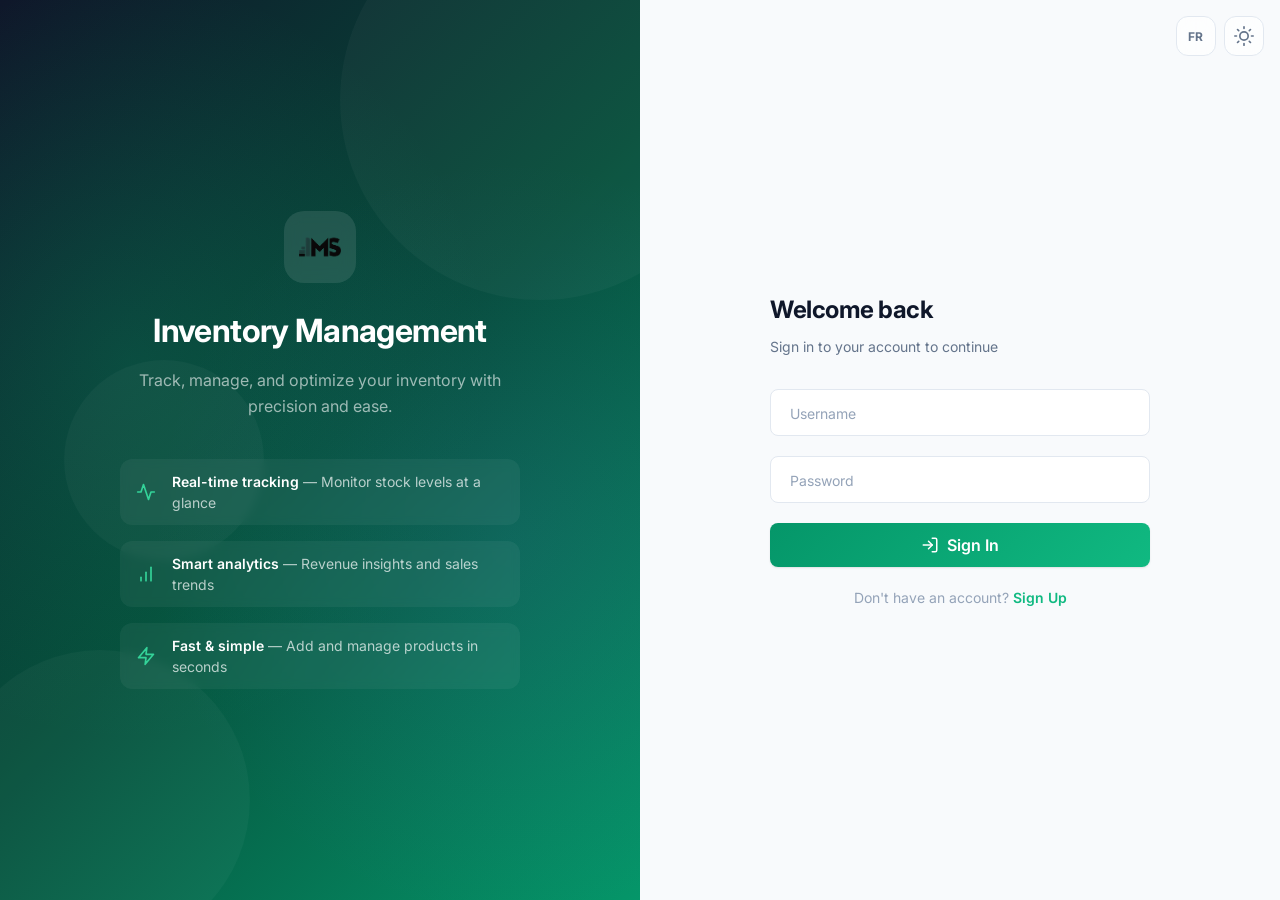
<file: frontend/login.html>
<!DOCTYPE html>
<html lang="en">
<head>
  <meta charset="UTF-8" />
  <meta name="viewport" content="width=device-width, initial-scale=1.0" />
  <title>IMS — Sign In</title>
  <link rel="stylesheet" href="css/style.css" />
  <style>
    .login-page { display: flex; min-height: 100vh; }
    .login-brand {
      flex: 1; display: flex; flex-direction: column; justify-content: center; align-items: center;
      padding: var(--space-10); position: relative; overflow: hidden;
      background: var(--gradient-hero);
    }
    .login-brand::before {
      content: ""; position: absolute; inset: 0;
      background:
        radial-gradient(ellipse at 20% 40%, rgba(16,185,129,0.15) 0%, transparent 50%),
        radial-gradient(ellipse at 80% 60%, rgba(99,102,241,0.1) 0%, transparent 50%);
    }
    .login-brand-bg { position: absolute; inset: 0; overflow: hidden; pointer-events: none; }
    .login-brand-bg span {
      position: absolute; border-radius: 50%;
      background: rgba(255,255,255,0.03);
      animation: float 20s ease-in-out infinite;
    }
    .login-brand-bg span:nth-child(1) { width: 400px; height: 400px; top: -100px; right: -100px; animation-delay: 0s; }
    .login-brand-bg span:nth-child(2) { width: 300px; height: 300px; bottom: -50px; left: -50px; animation-delay: -5s; }
    .login-brand-bg span:nth-child(3) { width: 200px; height: 200px; top: 40%; left: 10%; animation-delay: -10s; }
    .login-brand-content { position: relative; z-index: 1; text-align: center; max-width: 400px; }
    .login-brand-icon {
      width: 72px; height: 72px; border-radius: var(--radius-2xl);
      background: rgba(255,255,255,0.1); backdrop-filter: blur(8px);
      display: flex; align-items: center; justify-content: center;
      margin: 0 auto var(--space-6); color: var(--primary-300);
    }
    .login-brand-title { font-size: 2rem; font-weight: 700; color: white; letter-spacing: -0.02em; margin-bottom: var(--space-3); }
    .login-brand-subtitle { font-size: var(--text-base); color: rgba(255,255,255,0.6); line-height: 1.625; }
    .login-brand-features { display: flex; flex-direction: column; gap: var(--space-4); margin-top: var(--space-10); text-align: left; }
    .login-brand-feature {
      display: flex; align-items: center; gap: var(--space-4);
      padding: var(--space-3) var(--space-4);
      background: rgba(255,255,255,0.05); border-radius: var(--radius-lg);
      backdrop-filter: blur(4px);
    }
    .login-brand-feature .icon { width: 20px; height: 20px; color: var(--primary-400); flex-shrink: 0; }
    .login-brand-feature-text { font-size: var(--text-sm); color: rgba(255,255,255,0.7); }
    .login-brand-feature-text strong { color: white; font-weight: 600; }

    .login-form-side { flex: 1; display: flex; flex-direction: column; justify-content: center; align-items: center; padding: var(--space-10); background: var(--bg); }
    .login-form-container { width: 100%; max-width: 380px; animation: fadeUp 0.6s ease-out; }
    .login-form-header { margin-bottom: var(--space-8); }
    .login-form-header h1 { font-size: var(--text-2xl); font-weight: 700; color: var(--text-primary); letter-spacing: -0.02em; margin-bottom: var(--space-2); }
    .login-form-header p { font-size: var(--text-sm); color: var(--text-secondary); }

    .login-error {
      display: none; align-items: center; gap: var(--space-3);
      padding: var(--space-3) var(--space-4);
      background: var(--danger-bg); border: 1px solid rgba(239,68,68,0.15);
      border-radius: var(--radius-lg); color: var(--danger);
      font-size: var(--text-sm); font-weight: 500; margin-bottom: var(--space-6);
      animation: slideDown 0.2s ease-out;
    }
    .login-error.show { display: flex; }
    .login-error .icon { width: 18px; height: 18px; flex-shrink: 0; }

    .float-input { position: relative; margin-bottom: var(--space-5); }
    .float-input input {
      width: 100%; padding: var(--space-5) var(--space-4) var(--space-2);
      background: var(--bg-card);
      border: 1.5px solid var(--border); border-radius: var(--radius-md);
      font-size: var(--text-sm); color: var(--text-primary); outline: none;
      transition: all var(--transition-fast);
    }
    .float-input input::placeholder { color: transparent; }
    .float-input input:hover { border-color: var(--gray-400); }
    .float-input input:focus { border-color: var(--border-focus); box-shadow: var(--shadow-focus); }
    .float-input label {
      position: absolute; left: var(--space-4); top: 50%; transform: translateY(-50%);
      font-size: var(--text-sm); color: var(--text-tertiary);
      pointer-events: none; transition: all var(--transition-fast);
      background: var(--bg-card); padding: 0 var(--space-1);
    }
    .float-input:focus-within label,
    .float-input.dirty label {
      top: var(--space-2); transform: translateY(0);
      font-size: var(--text-xs); font-weight: 600;
    }
    .float-input:focus-within label { color: var(--primary-500); }

    .login-submit {
      width: 100%; padding: var(--space-3) var(--space-6);
      background: var(--gradient-accent); color: white; border: none;
      border-radius: var(--radius-md); font-size: var(--text-base); font-weight: 600;
      cursor: pointer; transition: all var(--transition-base);
      box-shadow: 0 1px 2px rgba(0,0,0,0.1); position: relative;
      display: flex; align-items: center; justify-content: center; gap: var(--space-2);
    }
    .login-submit:hover { box-shadow: 0 4px 12px rgba(5,150,105,0.3); transform: translateY(-1px); }
    .login-submit:active { transform: translateY(0) scale(0.98); }
    .login-submit:disabled { opacity: 0.6; cursor: not-allowed; transform: none; }
    .login-submit.loading { color: transparent; }
    .login-submit.loading::after {
      content: ""; position: absolute;
      width: 20px; height: 20px;
      border: 2px solid rgba(255,255,255,0.3); border-top-color: white;
      border-radius: 50%; animation: spin 0.6s linear infinite;
    }
    .login-submit .icon { width: 18px; height: 18px; }

    .login-footer { text-align: center; margin-top: var(--space-5); font-size: var(--text-sm); color: var(--text-tertiary); }
    .login-footer a { color: var(--primary-500); font-weight: 600; cursor: pointer; }
    .login-footer a:hover { color: var(--primary-400); }

    .theme-btn {
      position: fixed; top: var(--space-4); right: var(--space-4);
      width: 40px; height: 40px; border-radius: var(--radius-lg);
      background: var(--bg-glass); backdrop-filter: var(--backdrop);
      border: 1px solid var(--border); color: var(--text-secondary);
      cursor: pointer; display: flex; align-items: center; justify-content: center;
      z-index: 10; transition: all var(--transition-fast);
    }
    .theme-btn:hover { background: var(--bg-card); color: var(--text-primary); }

    @media (max-width: 900px) {
      .login-page { flex-direction: column; }
      .login-brand { padding: var(--space-8) var(--space-6); min-height: 280px; }
      .login-brand-features { display: none; }
      .login-form-side { padding: var(--space-8) var(--space-4); }
    }
  </style>
</head>
<body>
  <button class="theme-btn" id="langBtn" onclick="toggleLang()" title="Change language" style="right:calc(var(--space-4) + 48px);font-size:var(--text-xs);font-weight:700;letter-spacing:0.05em">FR</button>
  <button class="theme-btn" id="themeToggle" onclick="toggleTheme(); document.getElementById('themeToggle').innerHTML = getThemeIcon()" title="Toggle theme">
    <svg class="icon" viewBox="0 0 24 24"><circle cx="12" cy="12" r="5"/><line x1="12" y1="1" x2="12" y2="3"/><line x1="12" y1="21" x2="12" y2="23"/><line x1="4.22" y1="4.22" x2="5.64" y2="5.64"/><line x1="18.36" y1="18.36" x2="19.78" y2="19.78"/><line x1="1" y1="12" x2="3" y2="12"/><line x1="21" y1="12" x2="23" y2="12"/><line x1="4.22" y1="19.78" x2="5.64" y2="18.36"/><line x1="18.36" y1="5.64" x2="19.78" y2="4.22"/></svg>
  </button>

  <div class="login-page">
    <div class="login-brand">
      <div class="login-brand-bg"><span></span><span></span><span></span></div>
      <div class="login-brand-content">
        <div class="login-brand-icon">
          <img src="logo.png" alt="IMS" style="width:52px;height:52px;object-fit:contain" />
        </div>
        <h1 class="login-brand-title">Inventory Management</h1>
        <p class="login-brand-subtitle">Track, manage, and optimize your inventory with precision and ease.</p>
        <div class="login-brand-features">
          <div class="login-brand-feature">
            <svg class="icon" viewBox="0 0 24 24"><polyline points="22 12 18 12 15 21 9 3 6 12 2 12"/></svg>
            <div class="login-brand-feature-text"><strong>Real-time tracking</strong> — Monitor stock levels at a glance</div>
          </div>
          <div class="login-brand-feature">
            <svg class="icon" viewBox="0 0 24 24"><line x1="12" y1="20" x2="12" y2="10"/><line x1="18" y1="20" x2="18" y2="4"/><line x1="6" y1="20" x2="6" y2="16"/></svg>
            <div class="login-brand-feature-text"><strong>Smart analytics</strong> — Revenue insights and sales trends</div>
          </div>
          <div class="login-brand-feature">
            <svg class="icon" viewBox="0 0 24 24"><polygon points="13 2 3 14 12 14 11 22 21 10 12 10 13 2"/></svg>
            <div class="login-brand-feature-text"><strong>Fast & simple</strong> — Add and manage products in seconds</div>
          </div>
        </div>
      </div>
    </div>

    <div class="login-form-side">
      <div class="login-form-container">
        <div class="login-form-header">
          <h1 id="formTitle" data-i18n="login.title">Welcome back</h1>
          <p id="formSubtitle" data-i18n="login.subtitle">Sign in to your account to continue</p>
        </div>

        <div class="login-error" id="loginError">
          <svg class="icon" viewBox="0 0 24 24"><circle cx="12" cy="12" r="10"/><line x1="12" y1="8" x2="12" y2="12"/><line x1="12" y1="16" x2="12.01" y2="16"/></svg>
          <span id="loginErrorText">Invalid username or password</span>
        </div>

        <div class="float-input">
          <input type="text" id="username" placeholder="Username" autocomplete="username" />
          <label for="username" data-i18n="login.username">Username</label>
        </div>
        <div class="float-input">
          <input type="password" id="password" placeholder="Password" autocomplete="current-password" />
          <label for="password" data-i18n="login.password">Password</label>
        </div>
        <div class="float-input" id="confirmPasswordGroup" style="display:none">
          <input type="password" id="confirmPassword" placeholder="Confirm password" />
          <label for="confirmPassword" data-i18n="login.confirmPassword">Confirm password</label>
        </div>

        <button class="login-submit" id="loginBtn">
          <svg class="icon" viewBox="0 0 24 24"><path d="M15 3h4a2 2 0 0 1 2 2v14a2 2 0 0 1-2 2h-4"/><polyline points="10 17 15 12 10 7"/><line x1="15" y1="12" x2="3" y2="12"/></svg>
          <span data-i18n="login.signIn">Sign In</span>
        </button>

        <p class="login-footer">
          <span id="authToggleText" data-i18n="login.noAccount">Don't have an account?</span>
          <a id="authToggle" onclick="toggleAuthMode()" data-i18n="login.signUp">Sign Up</a>
        </p>
      </div>
    </div>
  </div>

  <script src="js/app.js"></script>
  <script>
    initTheme();
    initLang();
    document.getElementById("themeToggle").innerHTML = getThemeIcon();

    document.querySelectorAll(".float-input input").forEach(function(el) {
      el.addEventListener("input", function() {
        el.closest(".float-input").classList.toggle("dirty", !!el.value);
      });
      if (el.value) el.closest(".float-input").classList.add("dirty");
    });

    let isRegisterMode = false;

    function toggleAuthMode() {
      isRegisterMode = !isRegisterMode;
      const btn = document.getElementById("loginBtn");
      const title = document.getElementById("formTitle");
      const subtitle = document.getElementById("formSubtitle");
      const toggle = document.getElementById("authToggle");
      const toggleText = document.getElementById("authToggleText");
      const confirmGroup = document.getElementById("confirmPasswordGroup");

      var tl = TRANSLATIONS[getLang()].login;
      if (isRegisterMode) {
        title.textContent = tl.createTitle;
        subtitle.textContent = tl.createSubtitle;
        btn.innerHTML = '<svg class="icon" viewBox="0 0 24 24"><path d="M16 21v-2a4 4 0 0 0-4-4H5a4 4 0 0 0-4 4v2"/><circle cx="8.5" cy="7" r="4"/><line x1="20" y1="8" x2="20" y2="14"/><line x1="23" y1="11" x2="17" y2="11"/></svg> ' + tl.signUp;
        toggle.textContent = tl.signIn;
        toggleText.textContent = tl.haveAccount;
        confirmGroup.style.display = "block";
      } else {
        title.textContent = tl.title;
        subtitle.textContent = tl.subtitle;
        btn.innerHTML = '<svg class="icon" viewBox="0 0 24 24"><path d="M15 3h4a2 2 0 0 1 2 2v14a2 2 0 0 1-2 2h-4"/><polyline points="10 17 15 12 10 7"/><line x1="15" y1="12" x2="3" y2="12"/></svg> ' + tl.signIn;
        toggle.textContent = tl.signUp;
        toggleText.textContent = tl.noAccount;
        confirmGroup.style.display = "none";
      }
      document.getElementById("loginError").classList.remove("show");
    }

    async function handleAuth() {
      const username = document.getElementById("username").value.trim();
      const password = document.getElementById("password").value;
      const confirmPassword = document.getElementById("confirmPassword").value;
      const btn = document.getElementById("loginBtn");
      const errorEl = document.getElementById("loginError");
      const errorText = document.getElementById("loginErrorText");

      errorEl.classList.remove("show");

      if (!username || !password) {
        errorText.textContent = "Please enter both username and password";
        errorEl.classList.add("show");
        return;
      }

      if (isRegisterMode && password !== confirmPassword) {
        errorText.textContent = "Passwords do not match";
        errorEl.classList.add("show");
        return;
      }

      btn.disabled = true;
      btn.classList.add("loading");

      try {
        if (isRegisterMode) {
          const regRes = await fetch(API + "/register", {
            method: "POST",
            headers: { "Content-Type": "application/json" },
            body: JSON.stringify({ username, password }),
          });

          if (regRes.ok) {
            const formData = new URLSearchParams();
            formData.append("username", username);
            formData.append("password", password);
            const loginRes = await fetch(API + "/login", {
              method: "POST",
              headers: { "Content-Type": "application/x-www-form-urlencoded" },
              body: formData,
            });
            if (loginRes.ok) {
              const data = await loginRes.json();
              localStorage.setItem("token", data.access_token);
              localStorage.setItem("username", username);
              window.location.href = "index.html";
            }
          } else {
            const err = await regRes.json().catch(() => ({}));
            errorText.textContent = err.detail || "Registration failed";
            errorEl.classList.add("show");
          }
        } else {
          const formData = new URLSearchParams();
          formData.append("username", username);
          formData.append("password", password);
          const res = await fetch(API + "/login", {
            method: "POST",
            headers: { "Content-Type": "application/x-www-form-urlencoded" },
            body: formData,
          });
          if (res.ok) {
            const data = await res.json();
            localStorage.setItem("token", data.access_token);
            localStorage.setItem("username", username);
            window.location.href = "index.html";
          } else {
            errorText.textContent = "Invalid username or password";
            errorEl.classList.add("show");
          }
        }
      } catch {
        errorText.textContent = "Connection error. Is the server running?";
        errorEl.classList.add("show");
      } finally {
        btn.disabled = false;
        btn.classList.remove("loading");
      }
    }

    document.getElementById("loginBtn").addEventListener("click", handleAuth);
    document.addEventListener("keydown", (e) => { if (e.key === "Enter") handleAuth(); });
  </script>
</body>
</html>
</file>
<file: frontend/css/style.css>
/* ============================================================
   IMS Design System v2 — Premium SaaS Inventory
   ============================================================ */

@import url("https://fonts.googleapis.com/css2?family=Inter:wght@300;400;500;600;700;800&display=swap");

/* ---------- Design Tokens ---------- */
:root {
  /* Brand */
  --primary-900: #064e3b;
  --primary-800: #065f46;
  --primary-700: #047857;
  --primary-600: #059669;
  --primary-500: #10b981;
  --primary-400: #34d399;
  --primary-300: #6ee7b7;
  --primary-200: #a7f3d0;
  --primary-100: #d1fae5;
  --primary-50: #ecfdf5;

  /* Accent */
  --accent-600: #4f46e5;
  --accent-500: #6366f1;
  --accent-400: #818cf8;
  --accent-50: #eef2ff;

  /* Neutrals */
  --gray-900: #0f172a;
  --gray-800: #1e293b;
  --gray-700: #334155;
  --gray-600: #475569;
  --gray-500: #64748b;
  --gray-400: #94a3b8;
  --gray-300: #cbd5e1;
  --gray-200: #e2e8f0;
  --gray-100: #f1f5f9;
  --gray-50: #f8fafc;

  /* Light theme */
  --bg: #f8fafc;
  --bg-card: #ffffff;
  --bg-elevated: #ffffff;
  --bg-glass: rgba(255, 255, 255, 0.7);
  --text-primary: #0f172a;
  --text-secondary: #64748b;
  --text-tertiary: #94a3b8;
  --text-inverse: #ffffff;
  --border: #e2e8f0;
  --border-light: #f1f5f9;
  --border-focus: #10b981;
  --shadow-card: 0 1px 3px rgba(15, 23, 42, 0.04), 0 1px 2px rgba(15, 23, 42, 0.03);
  --shadow-card-hover: 0 10px 25px -5px rgba(15, 23, 42, 0.08), 0 4px 8px -2px rgba(15, 23, 42, 0.04);
  --shadow-glass: 0 8px 32px rgba(15, 23, 42, 0.08);
  --shadow-lg: 0 10px 15px -3px rgba(15, 23, 42, 0.08), 0 4px 6px -2px rgba(15, 23, 42, 0.04);
  --shadow-xl: 0 20px 25px -5px rgba(15, 23, 42, 0.10), 0 10px 10px -5px rgba(15, 23, 42, 0.04);
  --shadow-focus: 0 0 0 3px rgba(16, 185, 129, 0.15);
  --gradient-hero: linear-gradient(135deg, #0f172a 0%, #064e3b 50%, #059669 100%);
  --gradient-accent: linear-gradient(135deg, #059669, #10b981);
  --gradient-glass: linear-gradient(135deg, rgba(255,255,255,0.12), rgba(255,255,255,0.05));
  --backdrop: blur(16px);
}

/* Dark theme */
.dark {
  --bg: #0f172a;
  --bg-card: #1e293b;
  --bg-elevated: #1e293b;
  --bg-glass: rgba(30, 41, 59, 0.7);
  --text-primary: #f1f5f9;
  --text-secondary: #94a3b8;
  --text-tertiary: #64748b;
  --text-inverse: #0f172a;
  --border: #334155;
  --border-light: #1e293b;
  --border-focus: #34d399;
  --shadow-card: 0 1px 3px rgba(0, 0, 0, 0.2), 0 1px 2px rgba(0, 0, 0, 0.15);
  --shadow-card-hover: 0 10px 25px -5px rgba(0, 0, 0, 0.3), 0 4px 8px -2px rgba(0, 0, 0, 0.2);
  --shadow-glass: 0 8px 32px rgba(0, 0, 0, 0.3);
  --shadow-lg: 0 10px 15px -3px rgba(0, 0, 0, 0.3), 0 4px 6px -2px rgba(0, 0, 0, 0.2);
  --shadow-xl: 0 20px 25px -5px rgba(0, 0, 0, 0.4), 0 10px 10px -5px rgba(0, 0, 0, 0.2);
  --shadow-focus: 0 0 0 3px rgba(52, 211, 153, 0.2);
  --gradient-hero: linear-gradient(135deg, #020617 0%, #064e3b 50%, #047857 100%);
}

/* Status */
:root {
  --success: #10b981;
  --success-bg: #ecfdf5;
  --success-bg-dark: #064e3b;
  --warning: #f59e0b;
  --warning-bg: #fffbeb;
  --warning-bg-dark: #78350f;
  --danger: #ef4444;
  --danger-bg: #fef2f2;
  --danger-bg-dark: #7f1d1d;
  --info: #3b82f6;
  --info-bg: #eff6ff;
}

.dark {
  --success-bg: var(--success-bg-dark);
  --warning-bg: var(--warning-bg-dark);
  --danger-bg: var(--danger-bg-dark);
}

/* Shared */
:root {
  --radius-sm: 6px;
  --radius-md: 8px;
  --radius-lg: 12px;
  --radius-xl: 16px;
  --radius-2xl: 20px;
  --radius-3xl: 24px;
  --radius-full: 9999px;

  --space-1: 4px;
  --space-2: 8px;
  --space-3: 12px;
  --space-4: 16px;
  --space-5: 20px;
  --space-6: 24px;
  --space-8: 32px;
  --space-10: 40px;
  --space-12: 48px;
  --space-16: 64px;

  --font-family: "Inter", -apple-system, BlinkMacSystemFont, "Segoe UI", sans-serif;
  --text-xs: 0.75rem;
  --text-sm: 0.875rem;
  --text-base: 1rem;
  --text-lg: 1.125rem;
  --text-xl: 1.25rem;
  --text-2xl: 1.5rem;
  --text-3xl: 1.875rem;
  --text-4xl: 2.25rem;

  --transition-fast: 150ms cubic-bezier(0.4, 0, 0.2, 1);
  --transition-base: 200ms cubic-bezier(0.4, 0, 0.2, 1);
  --transition-slow: 300ms cubic-bezier(0.4, 0, 0.2, 1);
  --transition-spring: 500ms cubic-bezier(0.34, 1.56, 0.64, 1);

  --z-dropdown: 100;
  --z-sticky: 200;
  --z-navbar: 300;
  --z-modal: 400;
  --z-toast: 500;
}

/* ---------- Reset ---------- */
*, *::before, *::after { margin: 0; padding: 0; box-sizing: border-box; }

html {
  font-size: 16px;
  -webkit-font-smoothing: antialiased;
  -moz-osx-font-smoothing: grayscale;
  text-rendering: optimizeLegibility;
}

body {
  font-family: var(--font-family);
  font-size: var(--text-base);
  line-height: 1.5;
  color: var(--text-primary);
  background: var(--bg);
  min-height: 100vh;
  transition: background var(--transition-base), color var(--transition-base);
}

a { color: var(--primary-500); text-decoration: none; transition: color var(--transition-fast); }
a:hover { color: var(--primary-400); }
img { max-width: 100%; display: block; }
input, textarea, select, button { font-family: inherit; }

/* ---------- Scrollbar ---------- */
::-webkit-scrollbar { width: 6px; }
::-webkit-scrollbar-track { background: transparent; }
::-webkit-scrollbar-thumb { background: var(--gray-300); border-radius: var(--radius-full); }
::-webkit-scrollbar-thumb:hover { background: var(--gray-400); }

/* ---------- SVG Icons ---------- */
.icon {
  width: 20px;
  height: 20px;
  flex-shrink: 0;
  stroke: currentColor;
  fill: none;
  stroke-width: 2;
  stroke-linecap: round;
  stroke-linejoin: round;
}
.icon-sm { width: 16px; height: 16px; }
.icon-lg { width: 24px; height: 24px; }
.icon-xl { width: 32px; height: 32px; }

/* Icon container */
.icon-box {
  display: flex;
  align-items: center;
  justify-content: center;
  width: 40px;
  height: 40px;
  border-radius: var(--radius-lg);
  flex-shrink: 0;
  transition: all var(--transition-base);
}
.icon-box .icon { transition: transform var(--transition-base); }
.icon-box-sm { width: 32px; height: 32px; border-radius: var(--radius-md); }
.icon-box-primary { background: var(--primary-50); color: var(--primary-600); }
.icon-box-accent { background: var(--accent-50); color: var(--accent-500); }
.icon-box-warning { background: var(--warning-bg); color: var(--warning); }
.icon-box-danger { background: var(--danger-bg); color: var(--danger); }
.dark .icon-box-primary { background: rgba(16, 185, 129, 0.15); color: var(--primary-400); }
.dark .icon-box-accent { background: rgba(99, 102, 241, 0.15); color: var(--accent-400); }
.dark .icon-box-warning { background: rgba(245, 158, 11, 0.15); color: var(--warning); }
.dark .icon-box-danger { background: rgba(239, 68, 68, 0.15); color: var(--danger); }

/* ---------- Layout ---------- */
.container { max-width: 1200px; margin: 0 auto; padding: 0 var(--space-6); }

.page {
  padding-top: var(--space-8);
  padding-bottom: var(--space-16);
  animation: fadeUp 0.5s ease-out;
}

@keyframes fadeUp {
  from { opacity: 0; transform: translateY(16px); }
  to { opacity: 1; transform: translateY(0); }
}

@keyframes fadeIn { from { opacity: 0; } to { opacity: 1; } }
@keyframes scaleIn { from { opacity: 0; transform: scale(0.95); } to { opacity: 1; transform: scale(1); } }
@keyframes slideDown { from { opacity: 0; transform: translateY(-8px); } to { opacity: 1; transform: translateY(0); } }
@keyframes slideUp { from { opacity: 0; transform: translateY(8px); } to { opacity: 1; transform: translateY(0); } }
@keyframes spin { to { transform: rotate(360deg); } }
@keyframes pulse { 0%, 100% { opacity: 1; } 50% { opacity: 0.5; } }
@keyframes shimmer { 0% { background-position: 200% 0; } 100% { background-position: -200% 0; } }
@keyframes gradientShift { 0% { background-position: 0% 50%; } 50% { background-position: 100% 50%; } 100% { background-position: 0% 50%; } }
@keyframes float { 0%, 100% { transform: translateY(0); } 50% { transform: translateY(-10px); } }
@keyframes countUp { from { opacity: 0; transform: translateY(8px); } to { opacity: 1; transform: translateY(0); } }

/* Premium card animations */
@keyframes orbFloat {
  0%, 100% { transform: translate(0, 0) scale(1); }
  33% { transform: translate(10px, -15px) scale(1.1); }
  66% { transform: translate(-5px, 10px) scale(0.9); }
}
@keyframes shine {
  from { transform: translateX(-100%) skewX(-15deg); }
  to { transform: translateX(200%) skewX(-15deg); }
}
@keyframes badgePop {
  0% { transform: scale(0); opacity: 0; }
  60% { transform: scale(1.15); }
  100% { transform: scale(1); opacity: 1; }
}
@keyframes sparklineDraw {
  from { stroke-dashoffset: 200; }
  to { stroke-dashoffset: 0; }
}
@keyframes pulseGlow {
  0%, 100% { box-shadow: 0 0 8px rgba(16,185,129,0.15); }
  50% { box-shadow: 0 0 20px rgba(16,185,129,0.25); }
}
@keyframes progressFill {
  from { transform: scaleX(0); }
  to { transform: scaleX(1); }
}

/* ---------- Glassmorphism ---------- */
.glass {
  background: var(--bg-glass);
  backdrop-filter: var(--backdrop);
  -webkit-backdrop-filter: var(--backdrop);
  border: 1px solid rgba(255, 255, 255, 0.1);
}
.dark .glass {
  border: 1px solid rgba(255, 255, 255, 0.05);
}

/* ---------- Navbar ---------- */
.navbar {
  position: sticky;
  top: 0;
  z-index: var(--z-navbar);
  background: var(--bg-glass);
  backdrop-filter: var(--backdrop);
  -webkit-backdrop-filter: var(--backdrop);
  border-bottom: 1px solid var(--border);
  padding: 0 var(--space-6);
  transition: background var(--transition-base);
}

.navbar-inner {
  max-width: 1200px;
  margin: 0 auto;
  display: flex;
  align-items: center;
  justify-content: space-between;
  height: 64px;
  gap: var(--space-4);
}

.navbar-brand {
  display: flex;
  align-items: center;
  gap: var(--space-3);
  font-weight: 700;
  font-size: var(--text-lg);
  color: var(--text-primary);
  text-decoration: none;
  letter-spacing: -0.02em;
}

.navbar-brand img { height: 28px; width: auto; }

.navbar-links { display: flex; align-items: center; gap: var(--space-1); }

.navbar-link {
  display: flex;
  align-items: center;
  gap: var(--space-2);
  padding: var(--space-2) var(--space-3);
  border-radius: var(--radius-md);
  font-size: var(--text-sm);
  font-weight: 500;
  color: var(--text-secondary);
  transition: all var(--transition-fast);
  text-decoration: none;
}

.navbar-link:hover {
  color: var(--primary-600);
  background: var(--primary-50);
}

.navbar-link.active {
  color: var(--primary-600);
  background: var(--primary-50);
}

.dark .navbar-link:hover { background: rgba(16, 185, 129, 0.1); }
.dark .navbar-link.active { background: rgba(16, 185, 129, 0.1); }

.navbar-right { display: flex; align-items: center; gap: var(--space-3); }
.navbar-user { display: flex; align-items: center; gap: var(--space-2); font-size: var(--text-sm); color: var(--text-secondary); }

/* Dark mode toggle */
.theme-toggle {
  width: 36px;
  height: 36px;
  border-radius: var(--radius-md);
  border: 1px solid var(--border);
  background: var(--bg-card);
  color: var(--text-secondary);
  cursor: pointer;
  display: flex;
  align-items: center;
  justify-content: center;
  transition: all var(--transition-fast);
}
.theme-toggle:hover { background: var(--gray-100); color: var(--text-primary); }
.dark .theme-toggle:hover { background: var(--gray-800); }

/* ---------- Buttons ---------- */
.btn {
  display: inline-flex;
  align-items: center;
  justify-content: center;
  gap: var(--space-2);
  padding: var(--space-2) var(--space-4);
  border: none;
  border-radius: var(--radius-md);
  font-size: var(--text-sm);
  font-weight: 600;
  line-height: 1.25;
  cursor: pointer;
  transition: all var(--transition-base);
  text-decoration: none;
  white-space: nowrap;
  user-select: none;
  position: relative;
  overflow: hidden;
}
.btn:active { transform: scale(0.97); }
.btn:focus-visible { outline: none; box-shadow: var(--shadow-focus); }

.btn-primary {
  background: var(--gradient-accent);
  color: white;
  box-shadow: 0 1px 2px rgba(0, 0, 0, 0.1);
}
.btn-primary:hover {
  box-shadow: 0 4px 12px rgba(5, 150, 105, 0.3);
  transform: translateY(-1px);
}

.btn-secondary {
  background: var(--gray-100);
  color: var(--gray-700);
  border: 1px solid var(--border);
}
.btn-secondary:hover { background: var(--gray-200); border-color: var(--gray-300); }

.btn-ghost { background: transparent; color: var(--text-secondary); }
.btn-ghost:hover { background: var(--gray-100); color: var(--text-primary); }

.btn-danger { background: var(--danger-bg); color: var(--danger); border: 1px solid transparent; }
.btn-danger:hover { background: var(--danger); color: white; }

.btn-sm { padding: var(--space-1) var(--space-3); font-size: var(--text-xs); }
.btn-lg { padding: var(--space-3) var(--space-6); font-size: var(--text-base); }

/* ---------- Inputs ---------- */
.input-group { margin-bottom: var(--space-5); }
.input-label {
  display: block;
  font-size: var(--text-sm);
  font-weight: 500;
  color: var(--text-primary);
  margin-bottom: var(--space-1);
}
.input {
  width: 100%;
  padding: var(--space-3) var(--space-4);
  background: var(--bg-card);
  border: 1.5px solid var(--border);
  border-radius: var(--radius-md);
  font-size: var(--text-sm);
  color: var(--text-primary);
  transition: all var(--transition-fast);
  outline: none;
}
.input::placeholder { color: var(--text-tertiary); }
.input:hover { border-color: var(--gray-400); }
.input:focus { border-color: var(--border-focus); box-shadow: var(--shadow-focus); }

.textarea { min-height: 100px; resize: vertical; }

/* ---------- Cards ---------- */
.card {
  background: var(--bg-card);
  border: 1px solid var(--border);
  border-radius: var(--radius-xl);
  box-shadow: var(--shadow-card);
  transition: all var(--transition-base);
}
.card:hover { box-shadow: var(--shadow-card-hover); }

/* ============================================================
   Stat Cards — Premium Analytics (Stripe/Framer inspired)
   ============================================================ */
.stats-grid {
  display: grid;
  grid-template-columns: repeat(auto-fit, minmax(240px, 1fr));
  gap: var(--space-5);
  margin-bottom: var(--space-8);
}

.stat-card {
  position: relative;
  background: var(--bg-card);
  border-radius: var(--radius-2xl);
  padding: var(--space-6);
  overflow: hidden;
  cursor: default;
  animation: fadeUp 0.6s ease-out both;
  transition:
    transform 0.45s cubic-bezier(0.34, 1.56, 0.64, 1),
    box-shadow 0.45s cubic-bezier(0.4, 0, 0.2, 1);
}
.stat-card:nth-child(1) { animation-delay: 0.05s; }
.stat-card:nth-child(2) { animation-delay: 0.12s; }
.stat-card:nth-child(3) { animation-delay: 0.19s; }
.stat-card:nth-child(4) { animation-delay: 0.26s; }
.stat-card:nth-child(5) { animation-delay: 0.33s; }
.stat-card:nth-child(6) { animation-delay: 0.40s; }

/* ---------- Gradient Border (extends ::before) ---------- */
.stat-card::before {
  content: "";
  position: absolute;
  inset: 0;
  border-radius: inherit;
  padding: 1.5px;
  background: linear-gradient(
    135deg,
    var(--border) 0%, transparent 35%, transparent 65%, var(--border) 100%
  );
  -webkit-mask: linear-gradient(#fff 0 0) content-box, linear-gradient(#fff 0 0);
  -webkit-mask-composite: xor;
  mask-composite: exclude;
  pointer-events: none;
  transition: opacity 0.5s ease, background 0.5s ease;
  opacity: 0.7;
  z-index: 2;
}

/* ---------- Hover Glow (extends ::after) ---------- */
.stat-card::after {
  content: "";
  position: absolute;
  inset: 0;
  border-radius: inherit;
  opacity: 0;
  transition: opacity 0.6s ease;
  background: radial-gradient(
    700px circle at var(--mx, 50%) var(--my, 50%),
    rgba(16, 185, 129, 0.07), transparent 45%
  );
  pointer-events: none;
  z-index: 0;
}
.stat-card[data-accent="warning"]::after {
  background: radial-gradient(
    700px circle at var(--mx, 50%) var(--my, 50%),
    rgba(245, 158, 11, 0.07), transparent 45%
  );
}
.stat-card[data-accent="danger"]::after {
  background: radial-gradient(
    700px circle at var(--mx, 50%) var(--my, 50%),
    rgba(239, 68, 68, 0.07), transparent 45%
  );
}
.stat-card:hover::after { opacity: 1; }

/* ---------- Decorative Background Orb ---------- */
.stat-card-bg {
  position: absolute;
  top: -80px;
  right: -80px;
  width: 240px;
  height: 240px;
  border-radius: 50%;
  background: radial-gradient(circle, rgba(16, 185, 129, 0.07), transparent 70%);
  filter: blur(40px);
  transition: all 0.8s cubic-bezier(0.23, 1, 0.32, 1);
  pointer-events: none;
  z-index: 0;
  animation: orbFloat 12s ease-in-out infinite;
}
.stat-card[data-accent="warning"] .stat-card-bg {
  background: radial-gradient(circle, rgba(245, 158, 11, 0.08), transparent 70%);
}
.stat-card[data-accent="danger"] .stat-card-bg {
  background: radial-gradient(circle, rgba(239, 68, 68, 0.08), transparent 70%);
}
.stat-card:hover .stat-card-bg {
  transform: scale(2) translate(-30px, -30px);
  opacity: 0.9;
}

/* ---------- Light Shine ---------- */
.stat-card-shine {
  position: absolute;
  inset: 0;
  border-radius: inherit;
  pointer-events: none;
  z-index: 1;
  overflow: hidden;
}
.stat-card-shine::after {
  content: "";
  position: absolute;
  top: 0;
  left: 0;
  width: 60%;
  height: 100%;
  background: linear-gradient(
    90deg,
    transparent 0%,
    rgba(255, 255, 255, 0.04) 50%,
    transparent 100%
  );
  transform: translateX(-100%) skewX(-15deg);
  animation: shine 6s ease-in-out infinite;
  animation-delay: 1s;
}

/* ---------- Hover Lift ---------- */
.stat-card:hover {
  transform: translateY(-6px) scale(1.01);
  border-color: transparent;
  box-shadow:
    0 20px 50px -12px rgba(0, 0, 0, 0.15),
    0 0 0 1px rgba(16, 185, 129, 0.08);
}
.dark .stat-card:hover {
  box-shadow:
    0 20px 50px -12px rgba(0, 0, 0, 0.4),
    0 0 0 1px rgba(16, 185, 129, 0.06);
}
.stat-card[data-accent="warning"]:hover {
  box-shadow: 0 20px 50px -12px rgba(0, 0, 0, 0.15), 0 0 0 1px rgba(245, 158, 11, 0.08);
}
.stat-card[data-accent="danger"]:hover {
  box-shadow: 0 20px 50px -12px rgba(0, 0, 0, 0.15), 0 0 0 1px rgba(239, 68, 68, 0.08);
}

.stat-card:hover .stat-card::before {
  opacity: 1;
  background: linear-gradient(
    135deg,
    rgba(16, 185, 129, 0.4) 0%, transparent 35%, transparent 65%, rgba(16, 185, 129, 0.4) 100%
  );
}

/* ---------- Header ---------- */
.stat-card-header {
  display: flex;
  align-items: center;
  justify-content: space-between;
  margin-bottom: var(--space-4);
  position: relative;
  z-index: 3;
}

/* ---------- Badge ---------- */
.stat-card-badge {
  display: inline-flex;
  align-items: center;
  gap: 3px;
  font-size: 11px;
  font-weight: 700;
  padding: 3px 8px;
  border-radius: var(--radius-full);
  background: var(--success-bg);
  color: var(--success);
  letter-spacing: 0.01em;
  animation: badgePop 0.4s cubic-bezier(0.34, 1.56, 0.64, 1) 0.6s both;
}
.stat-card-badge.down {
  background: var(--danger-bg);
  color: var(--danger);
}
.stat-card-badge.neutral {
  background: var(--gray-100);
  color: var(--text-tertiary);
}
.dark .stat-card-badge.neutral { background: var(--gray-700); }
.stat-card-badge .icon { width: 12px; height: 12px; }

/* ---------- Value ---------- */
.stat-card-value {
  font-size: var(--text-3xl);
  font-weight: 800;
  color: var(--text-primary);
  letter-spacing: -0.03em;
  line-height: 1.1;
  position: relative;
  z-index: 3;
}

/* ---------- Label ---------- */
.stat-card-label {
  font-size: var(--text-sm);
  color: var(--text-secondary);
  font-weight: 500;
  margin-top: var(--space-1);
  position: relative;
  z-index: 3;
}

/* ---------- Footer ---------- */
.stat-card-footer {
  display: flex;
  align-items: center;
  justify-content: space-between;
  margin-top: var(--space-4);
  padding-top: var(--space-4);
  border-top: 1px solid var(--border-light);
  position: relative;
  z-index: 3;
  min-height: 28px;
}

/* ---------- Trend ---------- */
.stat-card-trend {
  display: inline-flex;
  align-items: center;
  gap: 3px;
  font-size: var(--text-xs);
  font-weight: 600;
  color: var(--text-tertiary);
}
.stat-card-trend .icon { width: 14px; height: 14px; }
.stat-card-trend.up { color: var(--success); }
.stat-card-trend.down { color: var(--danger); }

/* ---------- Sparkline ---------- */
.stat-card-sparkline {
  width: 72px;
  height: 24px;
  overflow: visible;
}
.stat-card-sparkline path {
  fill: none;
  stroke-width: 2.5;
  stroke-linecap: round;
  stroke-linejoin: round;
  stroke-dasharray: 200;
  animation: sparklineDraw 1.5s ease-out 1s forwards;
}

/* ---------- Progress bar ---------- */
.stat-card-progress {
  position: relative;
  z-index: 3;
  margin-top: var(--space-4);
  height: 3px;
  background: var(--gray-100);
  border-radius: var(--radius-full);
  overflow: hidden;
}
.dark .stat-card-progress { background: var(--gray-700); }

.stat-card-progress-bar {
  height: 100%;
  border-radius: inherit;
  background: var(--gradient-accent);
  transform-origin: left;
  animation: progressFill 0.8s cubic-bezier(0.34, 1.56, 0.64, 1) 0.8s both;
}
.stat-card[data-accent="warning"] .stat-card-progress-bar {
  background: linear-gradient(90deg, var(--warning), #fbbf24);
}
.stat-card[data-accent="danger"] .stat-card-progress-bar {
  background: linear-gradient(90deg, var(--danger), #f87171);
}

/* ---------- Icon box hover animation ---------- */
.stat-card .icon-box { transition: all 0.4s cubic-bezier(0.34, 1.56, 0.64, 1); position: relative; z-index: 3; }
.stat-card .icon-box .icon { transition: transform 0.4s cubic-bezier(0.34, 1.56, 0.64, 1); }
.stat-card:hover .icon-box { transform: scale(1.15); }
.stat-card[data-accent="primary"]:hover .icon-box { background: var(--primary-50); }
.dark .stat-card[data-accent="primary"]:hover .icon-box { background: rgba(16, 185, 129, 0.2); }
.stat-card[data-accent="warning"]:hover .icon-box { background: var(--warning-bg); }
.stat-card[data-accent="danger"]:hover .icon-box { background: var(--danger-bg); }
.dark .stat-card[data-accent="warning"]:hover .icon-box { background: rgba(245, 158, 11, 0.2); }
.dark .stat-card[data-accent="danger"]:hover .icon-box { background: rgba(239, 68, 68, 0.2); }
.stat-card:hover .icon-box .icon { transform: scale(1.1) rotate(-3deg); }

/* ---------- Product Grid ---------- */
.product-grid {
  display: grid;
  grid-template-columns: repeat(auto-fill, minmax(280px, 1fr));
  gap: var(--space-5);
}

.product-card {
  background: var(--bg-card);
  border: 1px solid var(--border);
  border-radius: var(--radius-xl);
  overflow: hidden;
  box-shadow: var(--shadow-card);
  transition: all var(--transition-base);
  position: relative;
}

.product-card:hover {
  box-shadow: var(--shadow-card-hover);
  transform: translateY(-4px);
  border-color: var(--primary-300);
}
.dark .product-card:hover { border-color: var(--primary-700); }

.product-card-image-wrap {
  position: relative;
  overflow: hidden;
  height: 200px;
  background: var(--gray-100);
}

.product-card-image {
  width: 100%;
  height: 100%;
  object-fit: cover;
  transition: transform var(--transition-slow);
}

.product-card:hover .product-card-image {
  transform: scale(1.08);
}

.product-card-image-placeholder {
  width: 100%;
  height: 200px;
  background: linear-gradient(135deg, var(--primary-50), var(--gray-100));
  display: flex;
  align-items: center;
  justify-content: center;
  color: var(--primary-300);
  position: relative;
  overflow: hidden;
  transition: all var(--transition-base);
}
.dark .product-card-image-placeholder {
  background: linear-gradient(135deg, rgba(16, 185, 129, 0.1), var(--gray-800));
}

.product-card-image-placeholder::before {
  content: "";
  position: absolute;
  inset: 0;
  background: linear-gradient(
    135deg,
    transparent 0%,
    rgba(16, 185, 129, 0.08) 50%,
    transparent 100%
  );
  background-size: 200% 200%;
  animation: gradientShift 4s ease-in-out infinite;
  pointer-events: none;
}

.product-card-image-placeholder::after {
  content: "";
  position: absolute;
  inset: 0;
  background: radial-gradient(
    circle at 30% 50%,
    rgba(16, 185, 129, 0.1) 0%,
    transparent 50%
  );
  pointer-events: none;
}

.product-card-image-placeholder .icon {
  position: relative;
  z-index: 1;
  width: 52px;
  height: 52px;
  opacity: 0.7;
  transition: all var(--transition-base);
  filter: drop-shadow(0 0 8px rgba(16, 185, 129, 0.15));
}

.product-card:hover .product-card-image-placeholder .icon {
  opacity: 1;
  transform: scale(1.12) translateY(-2px);
  filter: drop-shadow(0 0 16px rgba(16, 185, 129, 0.3));
}

.product-card-body { padding: var(--space-5); }

.product-card-name {
  font-size: var(--text-base);
  font-weight: 600;
  color: var(--text-primary);
  margin-bottom: var(--space-1);
  overflow: hidden;
  text-overflow: ellipsis;
  white-space: nowrap;
}

.product-card-desc {
  font-size: var(--text-sm);
  color: var(--text-secondary);
  margin-bottom: var(--space-4);
  display: -webkit-box;
  -webkit-line-clamp: 2;
  -webkit-box-orient: vertical;
  overflow: hidden;
  line-height: 1.6;
}

.product-card-meta {
  display: flex;
  align-items: center;
  justify-content: space-between;
  margin-bottom: var(--space-4);
}

.product-card-price {
  font-size: var(--text-xl);
  font-weight: 700;
  color: var(--primary-600);
  letter-spacing: -0.02em;
}

.product-card-stock {
  display: inline-flex;
  align-items: center;
  gap: var(--space-1);
  font-size: var(--text-xs);
  font-weight: 600;
  padding: var(--space-1) var(--space-3);
  border-radius: var(--radius-full);
}

.product-card-stock.ok { background: var(--success-bg); color: var(--success); }
.product-card-stock.low { background: var(--danger-bg); color: var(--danger); }

.product-card-actions {
  display: flex;
  gap: var(--space-2);
  opacity: 0;
  transform: translateY(4px);
  transition: all var(--transition-base);
}

.product-card:hover .product-card-actions {
  opacity: 1;
  transform: translateY(0);
}

.product-card-actions .btn { flex: 1; }

/* ---------- Toolbar ---------- */
.toolbar {
  display: flex;
  align-items: center;
  justify-content: space-between;
  gap: var(--space-4);
  margin-bottom: var(--space-6);
  flex-wrap: wrap;
}
.toolbar-left { display: flex; align-items: center; gap: var(--space-4); }
.toolbar-right { display: flex; align-items: center; gap: var(--space-3); }
.toolbar-title { font-size: var(--text-2xl); font-weight: 700; color: var(--text-primary); letter-spacing: -0.02em; }

.search-bar { position: relative; width: 280px; }
.search-bar .icon { position: absolute; left: var(--space-3); top: 50%; transform: translateY(-50%); color: var(--text-tertiary); pointer-events: none; }
.search-bar input {
  width: 100%;
  padding: var(--space-2) var(--space-4) var(--space-2) var(--space-10);
  background: var(--gray-50);
  border: 1.5px solid var(--border);
  border-radius: var(--radius-full);
  font-size: var(--text-sm);
  color: var(--text-primary);
  outline: none;
  transition: all var(--transition-fast);
}
.search-bar input::placeholder { color: var(--text-tertiary); }
.search-bar input:focus { border-color: var(--border-focus); box-shadow: var(--shadow-focus); background: var(--bg-card); }

/* ---------- Empty State ---------- */
.empty-state {
  text-align: center;
  padding: var(--space-16) var(--space-6);
  background: var(--bg-card);
  border: 1px dashed var(--border);
  border-radius: var(--radius-xl);
}
.empty-state .icon { width: 48px; height: 48px; color: var(--text-tertiary); margin-bottom: var(--space-4); opacity: 0.5; }
.empty-state-title { font-size: var(--text-lg); font-weight: 600; color: var(--text-primary); margin-bottom: var(--space-2); }
.empty-state-text { font-size: var(--text-sm); color: var(--text-secondary); margin-bottom: var(--space-6); max-width: 400px; margin-left: auto; margin-right: auto; }

/* ---------- Skeleton ---------- */
.skeleton {
  background: linear-gradient(90deg, var(--gray-100) 25%, var(--gray-50) 50%, var(--gray-100) 75%);
  background-size: 200% 100%;
  animation: shimmer 1.5s ease-in-out infinite;
  border-radius: var(--radius-md);
}
.dark .skeleton {
  background: linear-gradient(90deg, var(--gray-800) 25%, var(--gray-700) 50%, var(--gray-800) 75%);
  background-size: 200% 100%;
}
.skeleton-card { height: 380px; border-radius: var(--radius-xl); }

/* ---------- Toast ---------- */
.toast-container {
  position: fixed;
  top: var(--space-6);
  right: var(--space-6);
  z-index: var(--z-toast);
  display: flex;
  flex-direction: column;
  gap: var(--space-3);
  pointer-events: none;
}

.toast {
  display: flex;
  align-items: center;
  gap: var(--space-3);
  padding: var(--space-4) var(--space-5);
  background: var(--bg-card);
  border: 1px solid var(--border);
  border-radius: var(--radius-lg);
  box-shadow: var(--shadow-lg);
  font-size: var(--text-sm);
  font-weight: 500;
  color: var(--text-primary);
  pointer-events: auto;
  animation: toastSlideIn 0.3s ease-out;
  min-width: 300px;
  max-width: 420px;
}

@keyframes toastSlideIn {
  from { opacity: 0; transform: translateX(100%) scale(0.95); }
  to { opacity: 1; transform: translateX(0) scale(1); }
}

.toast .icon { width: 18px; height: 18px; flex-shrink: 0; }
.toast.success .icon { color: var(--success); }
.toast.error .icon { color: var(--danger); }
.toast.info .icon { color: var(--info); }

.toast-message { flex: 1; }
.toast-close {
  flex-shrink: 0;
  width: 24px;
  height: 24px;
  border: none;
  background: none;
  color: var(--text-tertiary);
  cursor: pointer;
  border-radius: var(--radius-sm);
  display: flex;
  align-items: center;
  justify-content: center;
  transition: all var(--transition-fast);
}
.toast-close:hover { background: var(--gray-100); color: var(--text-primary); }

.toast.removing { animation: toastSlideOut 0.2s ease-in forwards; }
@keyframes toastSlideOut { to { opacity: 0; transform: translateX(100%) scale(0.95); } }

/* ---------- Modal ---------- */
.modal-overlay {
  position: fixed;
  inset: 0;
  background: rgba(15, 23, 42, 0.5);
  backdrop-filter: blur(4px);
  z-index: var(--z-modal);
  display: flex;
  align-items: center;
  justify-content: center;
  animation: fadeIn 0.15s ease-out;
}
.modal {
  background: var(--bg-card);
  border-radius: var(--radius-xl);
  box-shadow: var(--shadow-xl);
  width: 90%;
  max-width: 420px;
  padding: var(--space-6);
  animation: scaleIn 0.2s ease-out;
}
.modal-title { font-size: var(--text-lg); font-weight: 600; margin-bottom: var(--space-2); }
.modal-text { font-size: var(--text-sm); color: var(--text-secondary); margin-bottom: var(--space-6); }
.modal-actions { display: flex; gap: var(--space-3); justify-content: flex-end; }

/* ---------- Utilities ---------- */
.flex { display: flex; }
.flex-col { flex-direction: column; }
.items-center { align-items: center; }
.justify-between { justify-content: space-between; }
.justify-center { justify-content: center; }
.gap-1 { gap: var(--space-1); }
.gap-2 { gap: var(--space-2); }
.gap-3 { gap: var(--space-3); }
.gap-4 { gap: var(--space-4); }
.gap-5 { gap: var(--space-5); }
.gap-6 { gap: var(--space-6); }
.text-center { text-align: center; }
.text-sm { font-size: var(--text-sm); }
.text-xs { font-size: var(--text-xs); }
.text-secondary { color: var(--text-secondary); }
.text-muted { color: var(--text-tertiary); }
.font-medium { font-weight: 500; }
.font-semibold { font-weight: 600; }
.font-bold { font-weight: 700; }
.hidden { display: none; }

/* ---------- Responsive ---------- */
@media (max-width: 768px) {
  .container { padding: 0 var(--space-4); }
  .stats-grid { grid-template-columns: 1fr; }
  .product-grid { grid-template-columns: 1fr; }
  .toolbar { flex-direction: column; align-items: stretch; }
  .toolbar-left, .toolbar-right { width: 100%; }
  .search-bar { width: 100%; }
  .navbar-links { display: none; }
  .navbar-user span { display: none; }
  .toast-container { left: var(--space-4); right: var(--space-4); top: var(--space-4); }
  .toast { min-width: unset; max-width: unset; }
}

@media (min-width: 769px) and (max-width: 1024px) {
  .product-grid { grid-template-columns: repeat(2, 1fr); }
}
</file>
